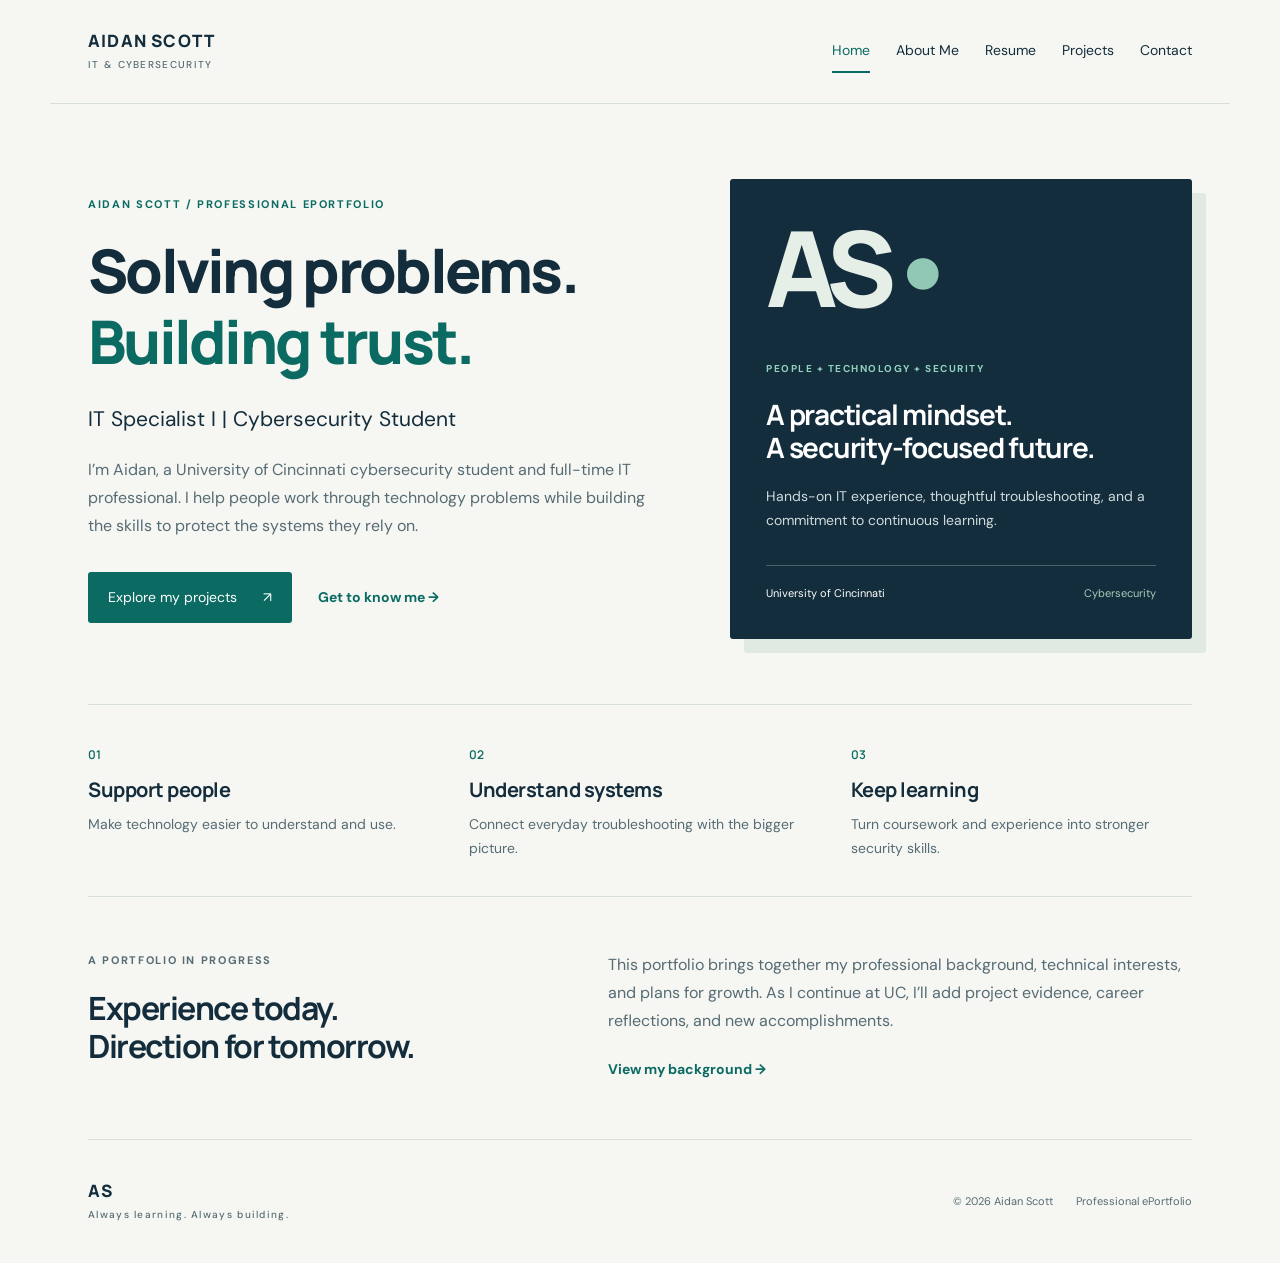
<file: index.html>
<!DOCTYPE html><html lang="en"><head><meta charset="utf-8"><meta name="viewport" content="width=device-width,initial-scale=1"><meta name="description" content="Aidan Scott's professional ePortfolio: IT experience, cybersecurity education, projects, and career goals."><title>Home | Aidan Scott</title><link rel="stylesheet" href="style.css"></head><body><a class="skip" href="#main">Skip to content</a><header><a class="logo" href="index.html">AIDAN SCOTT<span>IT & CYBERSECURITY</span></a><nav aria-label="Main navigation"><a aria-current="page" href="index.html">Home</a><a  href="about.html">About Me</a><a  href="resume.html">Resume</a><a  href="projects.html">Projects</a><a  href="contact.html">Contact</a></nav></header><main id="main"><section class="hero"><div><p class="eyebrow">AIDAN SCOTT / PROFESSIONAL EPORTFOLIO</p><h1>Solving problems.<br><em>Building trust.</em></h1><p class="lead">IT Specialist I | Cybersecurity Student</p><p>I’m Aidan, a University of Cincinnati cybersecurity student and full-time IT professional. I help people work through technology problems while building the skills to protect the systems they rely on.</p><div class="actions"><a class="button" href="projects.html">Explore my projects <span>↗</span></a><a class="textlink" href="about.html">Get to know me →</a></div></div><aside class="identity"><div class="monogram">AS<span>•</span></div><p class="eyebrow">PEOPLE + TECHNOLOGY + SECURITY</p><h2>A practical mindset.<br>A security-focused future.</h2><p>Hands-on IT experience, thoughtful troubleshooting, and a commitment to continuous learning.</p><div class="identity-foot">University of Cincinnati <span>Cybersecurity</span></div></aside></section><section class="strip"><div><span class="number">01</span><h3>Support people</h3><p>Make technology easier to understand and use.</p></div><div><span class="number">02</span><h3>Understand systems</h3><p>Connect everyday troubleshooting with the bigger picture.</p></div><div><span class="number">03</span><h3>Keep learning</h3><p>Turn coursework and experience into stronger security skills.</p></div></section><section class="split"><div><p class="eyebrow">A PORTFOLIO IN PROGRESS</p><h2>Experience today.<br>Direction for tomorrow.</h2></div><div><p>This portfolio brings together my professional background, technical interests, and plans for growth. As I continue at UC, I’ll add project evidence, career reflections, and new accomplishments.</p><a class="textlink" href="resume.html">View my background →</a></div></section></main><footer><a class="logo" href="index.html">AS<span>Always learning. Always building.</span></a><p>© 2026 Aidan Scott <span>Professional ePortfolio</span></p></footer></body></html>
</file>
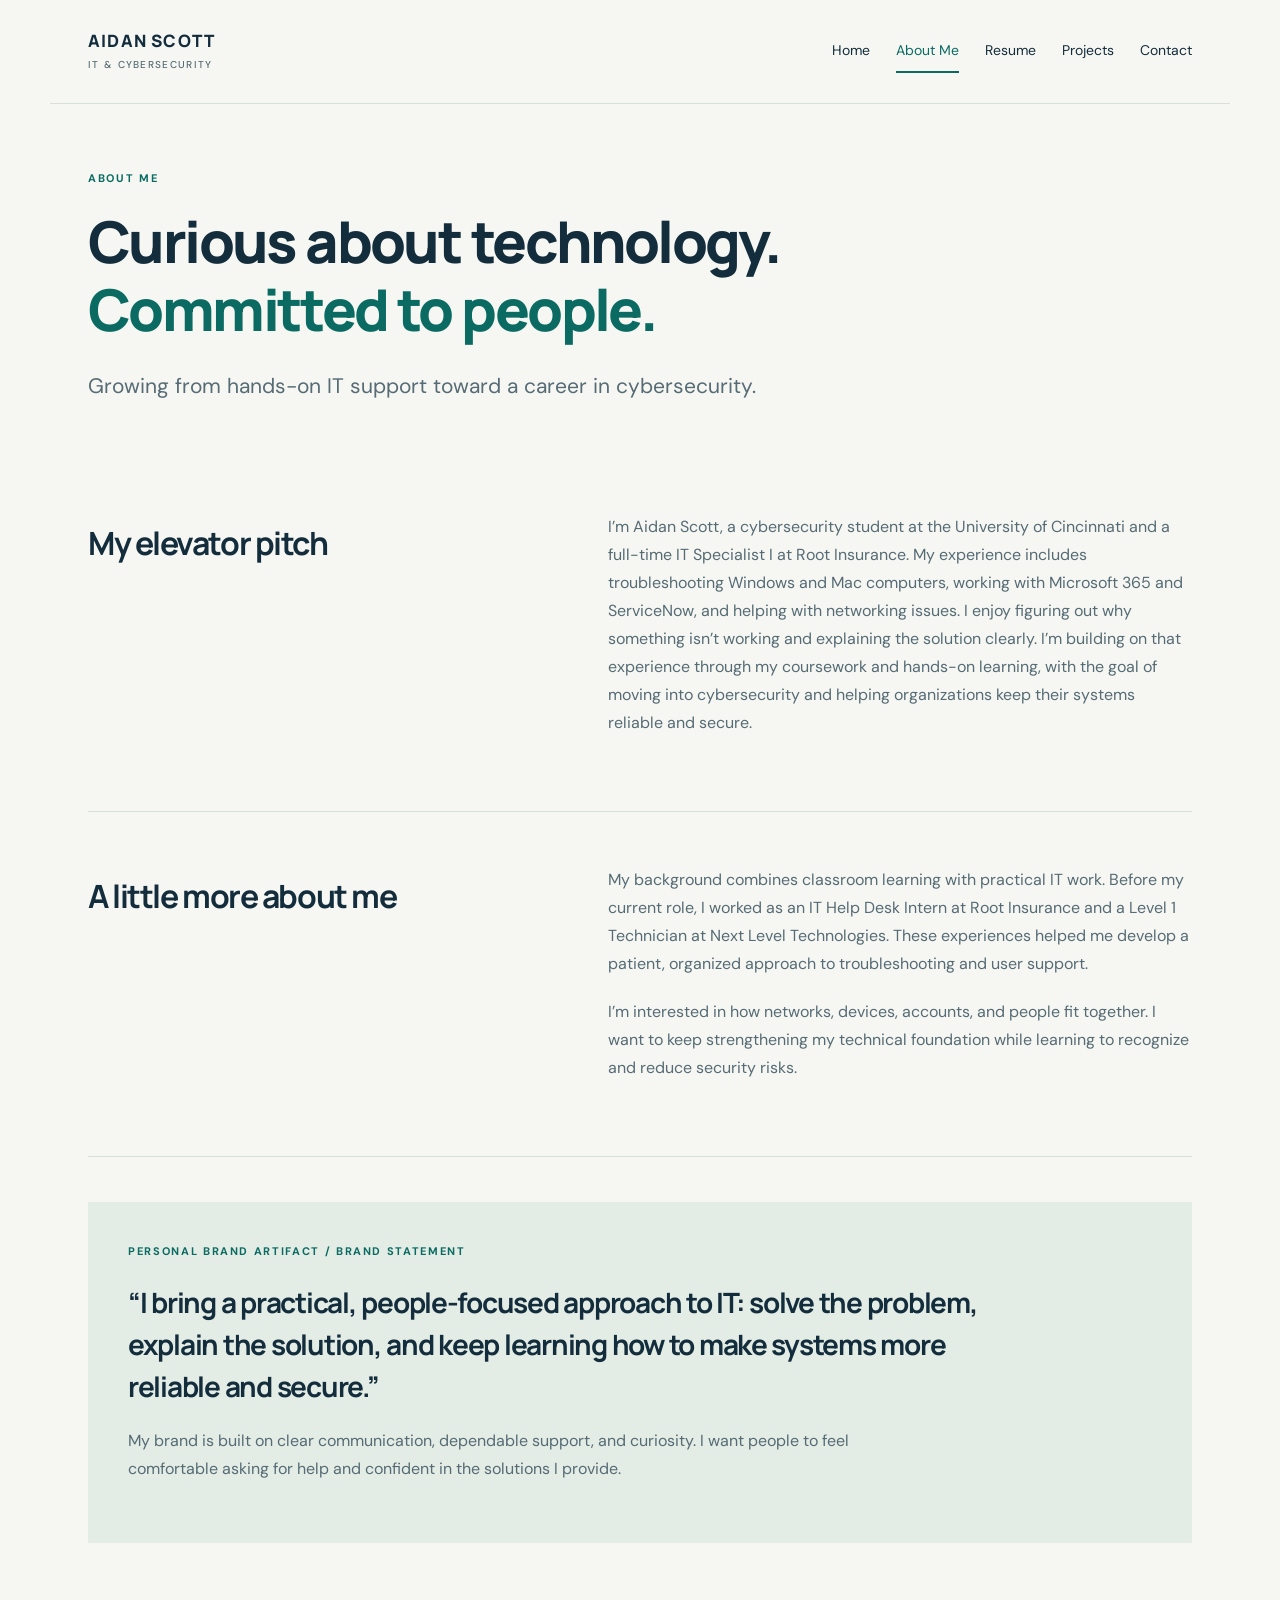
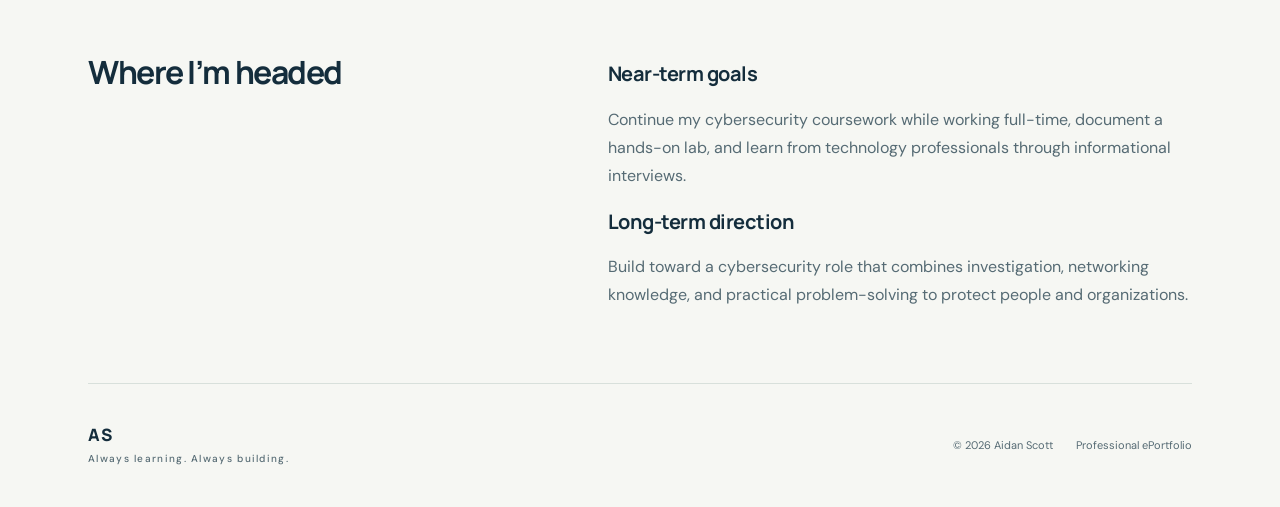
<file: about.html>
<!DOCTYPE html><html lang="en"><head><meta charset="utf-8"><meta name="viewport" content="width=device-width,initial-scale=1"><meta name="description" content="Aidan Scott's professional ePortfolio: IT experience, cybersecurity education, projects, and career goals."><title>About Me | Aidan Scott</title><link rel="stylesheet" href="style.css"></head><body><a class="skip" href="#main">Skip to content</a><header><a class="logo" href="index.html">AIDAN SCOTT<span>IT & CYBERSECURITY</span></a><nav aria-label="Main navigation"><a  href="index.html">Home</a><a aria-current="page" href="about.html">About Me</a><a  href="resume.html">Resume</a><a  href="projects.html">Projects</a><a  href="contact.html">Contact</a></nav></header><main id="main"><section class="pagehead"><p class="eyebrow">ABOUT ME</p><h1>Curious about technology.<br><em>Committed to people.</em></h1><p class="lead">Growing from hands-on IT support toward a career in cybersecurity.</p></section><section class="split"><div><h2>My elevator pitch</h2></div><div><p>I’m Aidan Scott, a cybersecurity student at the University of Cincinnati and a full-time IT Specialist I at Root Insurance. My experience includes troubleshooting Windows and Mac computers, working with Microsoft 365 and ServiceNow, and helping with networking issues. I enjoy figuring out why something isn’t working and explaining the solution clearly. I’m building on that experience through my coursework and hands-on learning, with the goal of moving into cybersecurity and helping organizations keep their systems reliable and secure.</p></div></section><section class="split"><div><h2>A little more about me</h2></div><div><p>My background combines classroom learning with practical IT work. Before my current role, I worked as an IT Help Desk Intern at Root Insurance and a Level 1 Technician at Next Level Technologies. These experiences helped me develop a patient, organized approach to troubleshooting and user support.</p><p>I’m interested in how networks, devices, accounts, and people fit together. I want to keep strengthening my technical foundation while learning to recognize and reduce security risks.</p></div></section><section class="brand"><p class="eyebrow">PERSONAL BRAND ARTIFACT / BRAND STATEMENT</p><h2>“I bring a practical, people-focused approach to IT: solve the problem, explain the solution, and keep learning how to make systems more reliable and secure.”</h2><p>My brand is built on clear communication, dependable support, and curiosity. I want people to feel comfortable asking for help and confident in the solutions I provide.</p></section><section class="split"><div><h2>Where I’m headed</h2></div><div><h3>Near-term goals</h3><p>Continue my cybersecurity coursework while working full-time, document a hands-on lab, and learn from technology professionals through informational interviews.</p><h3>Long-term direction</h3><p>Build toward a cybersecurity role that combines investigation, networking knowledge, and practical problem-solving to protect people and organizations.</p></div></section></main><footer><a class="logo" href="index.html">AS<span>Always learning. Always building.</span></a><p>© 2026 Aidan Scott <span>Professional ePortfolio</span></p></footer></body></html>
</file>
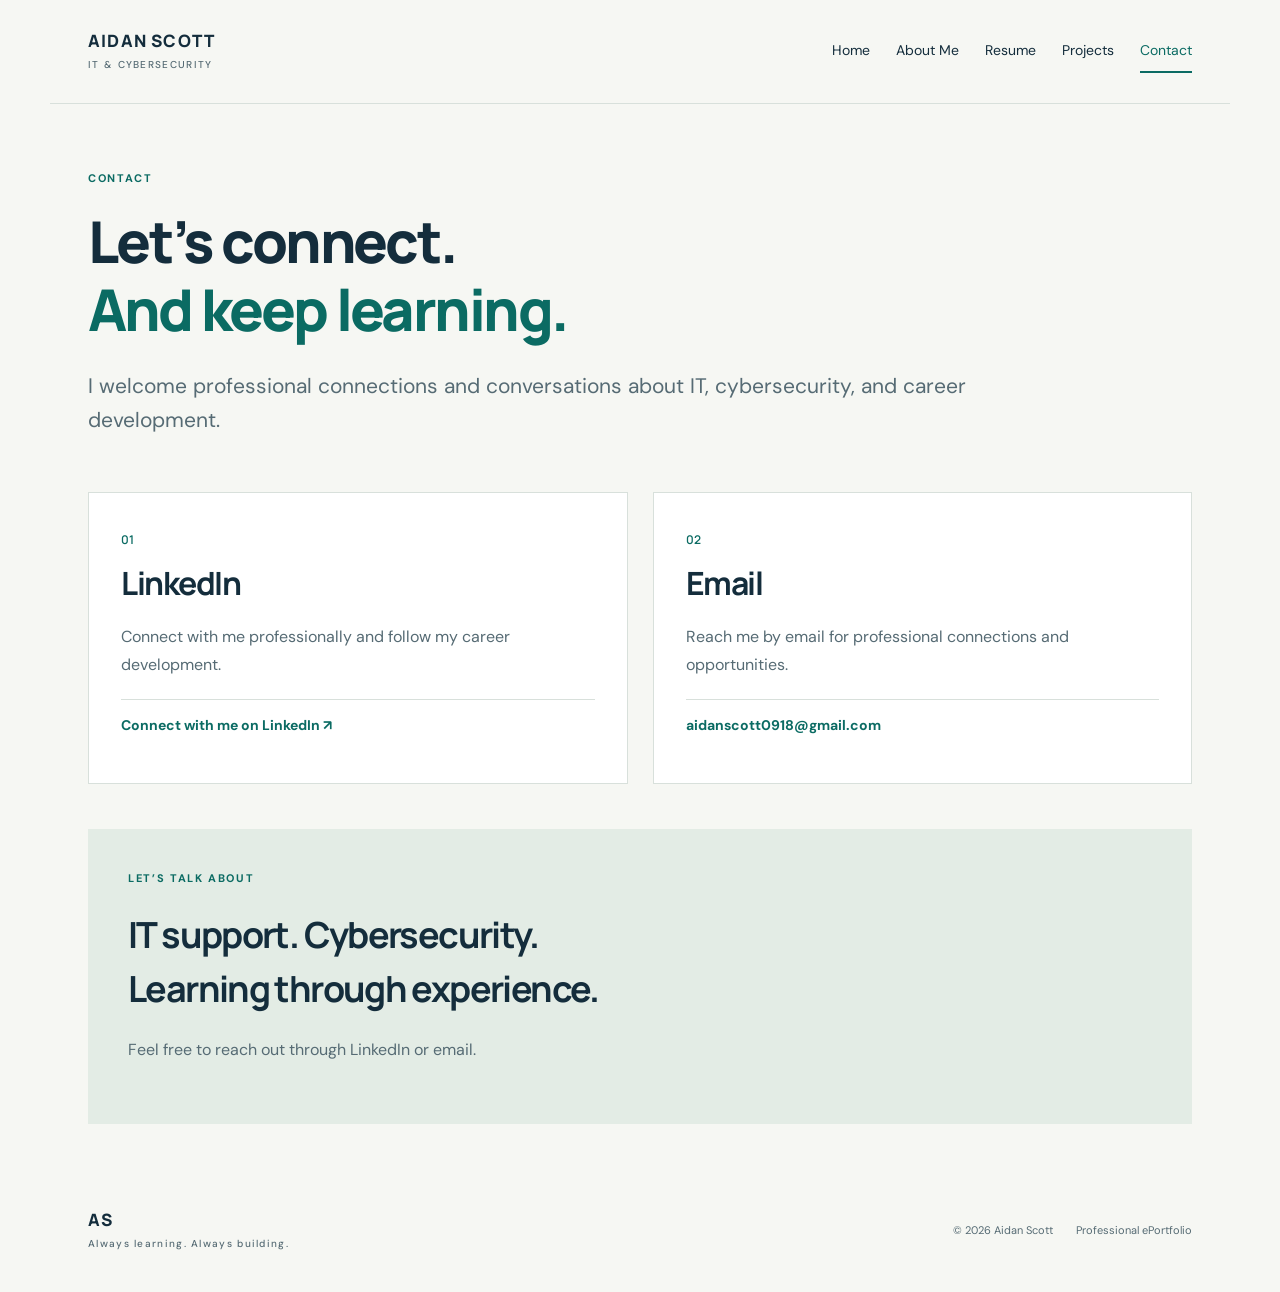
<file: contact.html>
<!DOCTYPE html><html lang="en"><head><meta charset="utf-8"><meta name="viewport" content="width=device-width,initial-scale=1"><meta name="description" content="Aidan Scott's professional ePortfolio: IT experience, cybersecurity education, projects, and career goals."><title>Contact | Aidan Scott</title><link rel="stylesheet" href="style.css"></head><body><a class="skip" href="#main">Skip to content</a><header><a class="logo" href="index.html">AIDAN SCOTT<span>IT & CYBERSECURITY</span></a><nav aria-label="Main navigation"><a  href="index.html">Home</a><a  href="about.html">About Me</a><a  href="resume.html">Resume</a><a  href="projects.html">Projects</a><a aria-current="page" href="contact.html">Contact</a></nav></header><main id="main"><section class="pagehead"><p class="eyebrow">CONTACT</p><h1>Let’s connect.<br><em>And keep learning.</em></h1><p class="lead">I welcome professional connections and conversations about IT, cybersecurity, and career development.</p></section><section class="contact-grid"><article><span class="number">01</span><h2>LinkedIn</h2><p>Connect with me professionally and follow my career development.</p><div class="contact-pending"><a class="textlink" href="https://www.linkedin.com/in/aidan-scott-a35168257/" target="_blank" rel="noopener noreferrer">Connect with me on LinkedIn ↗</a></div></article><article><span class="number">02</span><h2>Email</h2><p>Reach me by email for professional connections and opportunities.</p><div class="contact-pending"><a class="textlink" href="mailto:aidanscott0918@gmail.com">aidanscott0918@gmail.com</a></div></article></section><section class="brand compact"><p class="eyebrow">LET’S TALK ABOUT</p><h2>IT support. Cybersecurity.<br>Learning through experience.</h2><p>Feel free to reach out through LinkedIn or email.</p></section></main><footer><a class="logo" href="index.html">AS<span>Always learning. Always building.</span></a><p>© 2026 Aidan Scott <span>Professional ePortfolio</span></p></footer></body></html>
</file>
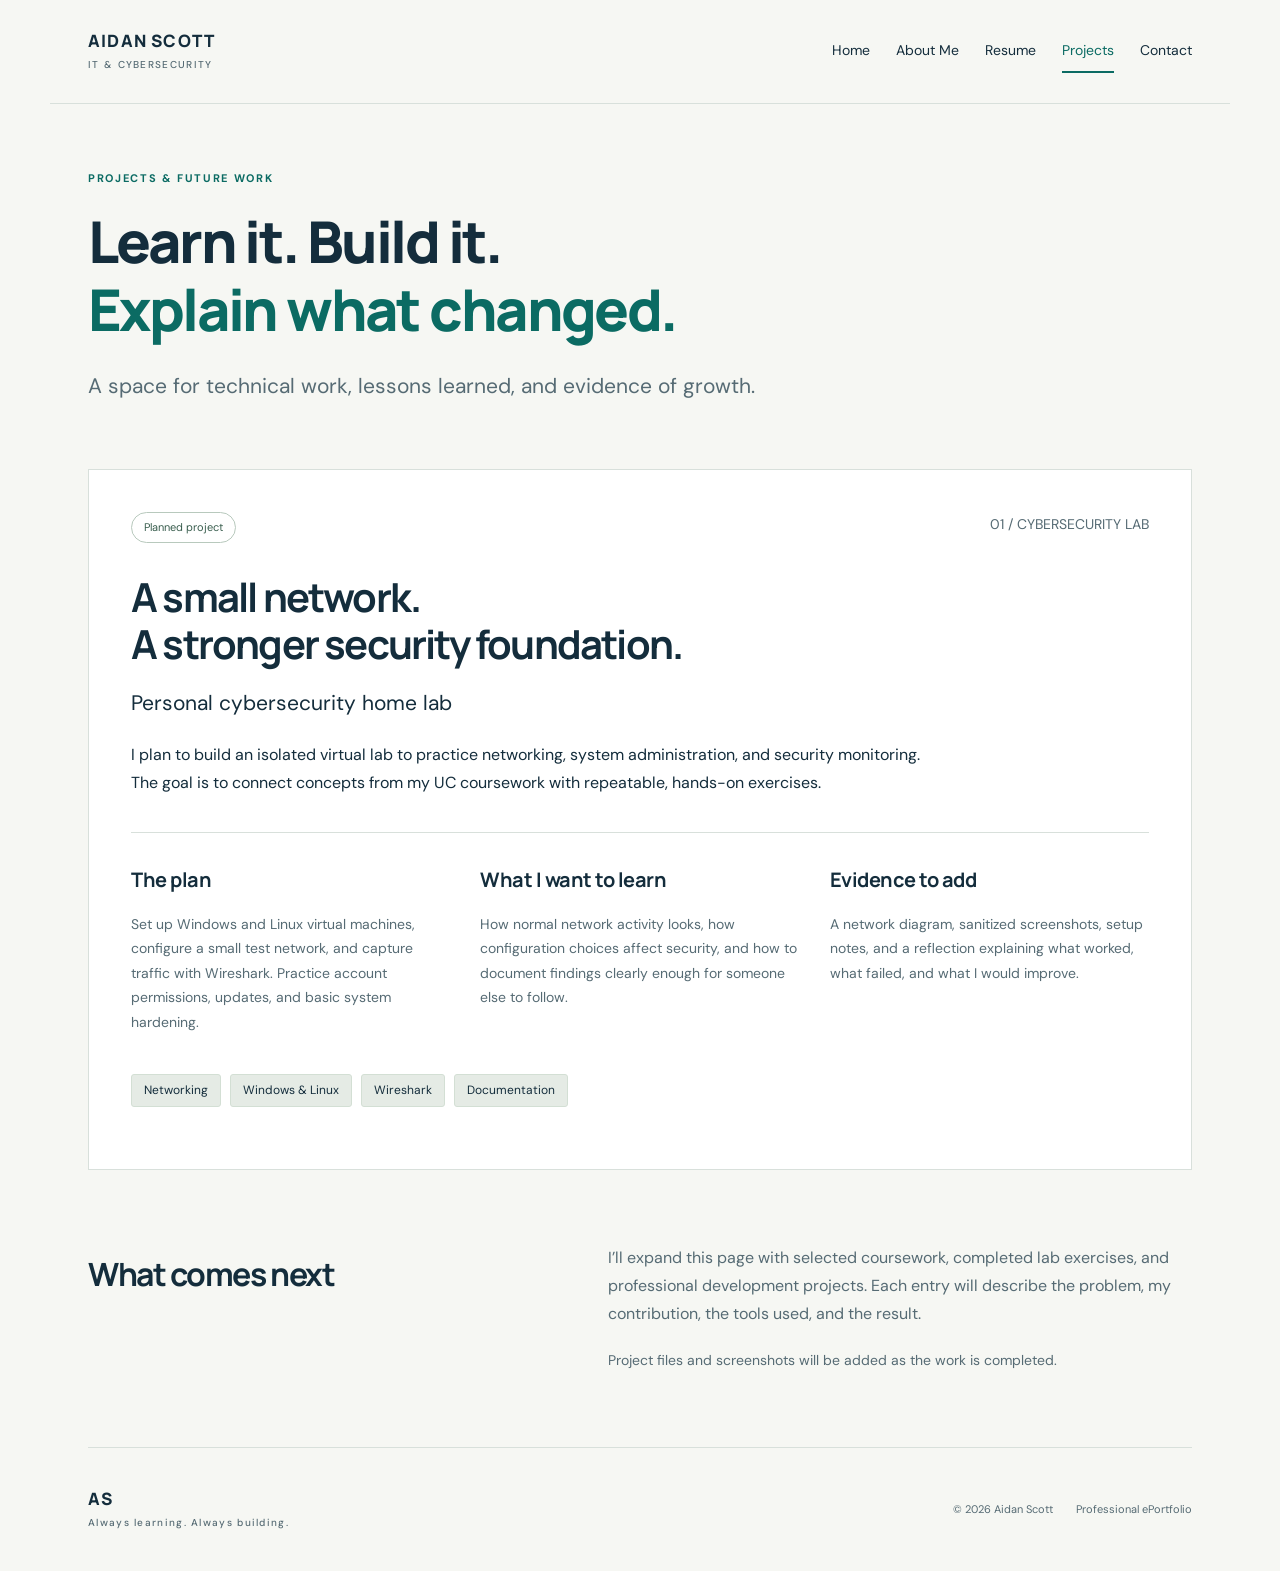
<file: projects.html>
<!DOCTYPE html><html lang="en"><head><meta charset="utf-8"><meta name="viewport" content="width=device-width,initial-scale=1"><meta name="description" content="Aidan Scott's professional ePortfolio: IT experience, cybersecurity education, projects, and career goals."><title>Projects | Aidan Scott</title><link rel="stylesheet" href="style.css"></head><body><a class="skip" href="#main">Skip to content</a><header><a class="logo" href="index.html">AIDAN SCOTT<span>IT & CYBERSECURITY</span></a><nav aria-label="Main navigation"><a  href="index.html">Home</a><a  href="about.html">About Me</a><a  href="resume.html">Resume</a><a aria-current="page" href="projects.html">Projects</a><a  href="contact.html">Contact</a></nav></header><main id="main"><section class="pagehead"><p class="eyebrow">PROJECTS & FUTURE WORK</p><h1>Learn it. Build it.<br><em>Explain what changed.</em></h1><p class="lead">A space for technical work, lessons learned, and evidence of growth.</p></section><article class="project"><div class="project-top"><span class="pending">Planned project</span><span class="muted">01 / CYBERSECURITY LAB</span></div><h2>A small network.<br>A stronger security foundation.</h2><p class="lead">Personal cybersecurity home lab</p><p>I plan to build an isolated virtual lab to practice networking, system administration, and security monitoring. The goal is to connect concepts from my UC coursework with repeatable, hands-on exercises.</p><div class="project-grid"><div><h3>The plan</h3><p>Set up Windows and Linux virtual machines, configure a small test network, and capture traffic with Wireshark. Practice account permissions, updates, and basic system hardening.</p></div><div><h3>What I want to learn</h3><p>How normal network activity looks, how configuration choices affect security, and how to document findings clearly enough for someone else to follow.</p></div><div><h3>Evidence to add</h3><p>A network diagram, sanitized screenshots, setup notes, and a reflection explaining what worked, what failed, and what I would improve.</p></div></div><div class="chips"><span class="chip">Networking</span><span class="chip">Windows & Linux</span><span class="chip">Wireshark</span><span class="chip">Documentation</span></div></article><section class="split"><div><h2>What comes next</h2></div><div><p>I’ll expand this page with selected coursework, completed lab exercises, and professional development projects. Each entry will describe the problem, my contribution, the tools used, and the result.</p><p class="muted">Project files and screenshots will be added as the work is completed.</p></div></section></main><footer><a class="logo" href="index.html">AS<span>Always learning. Always building.</span></a><p>© 2026 Aidan Scott <span>Professional ePortfolio</span></p></footer></body></html>
</file>
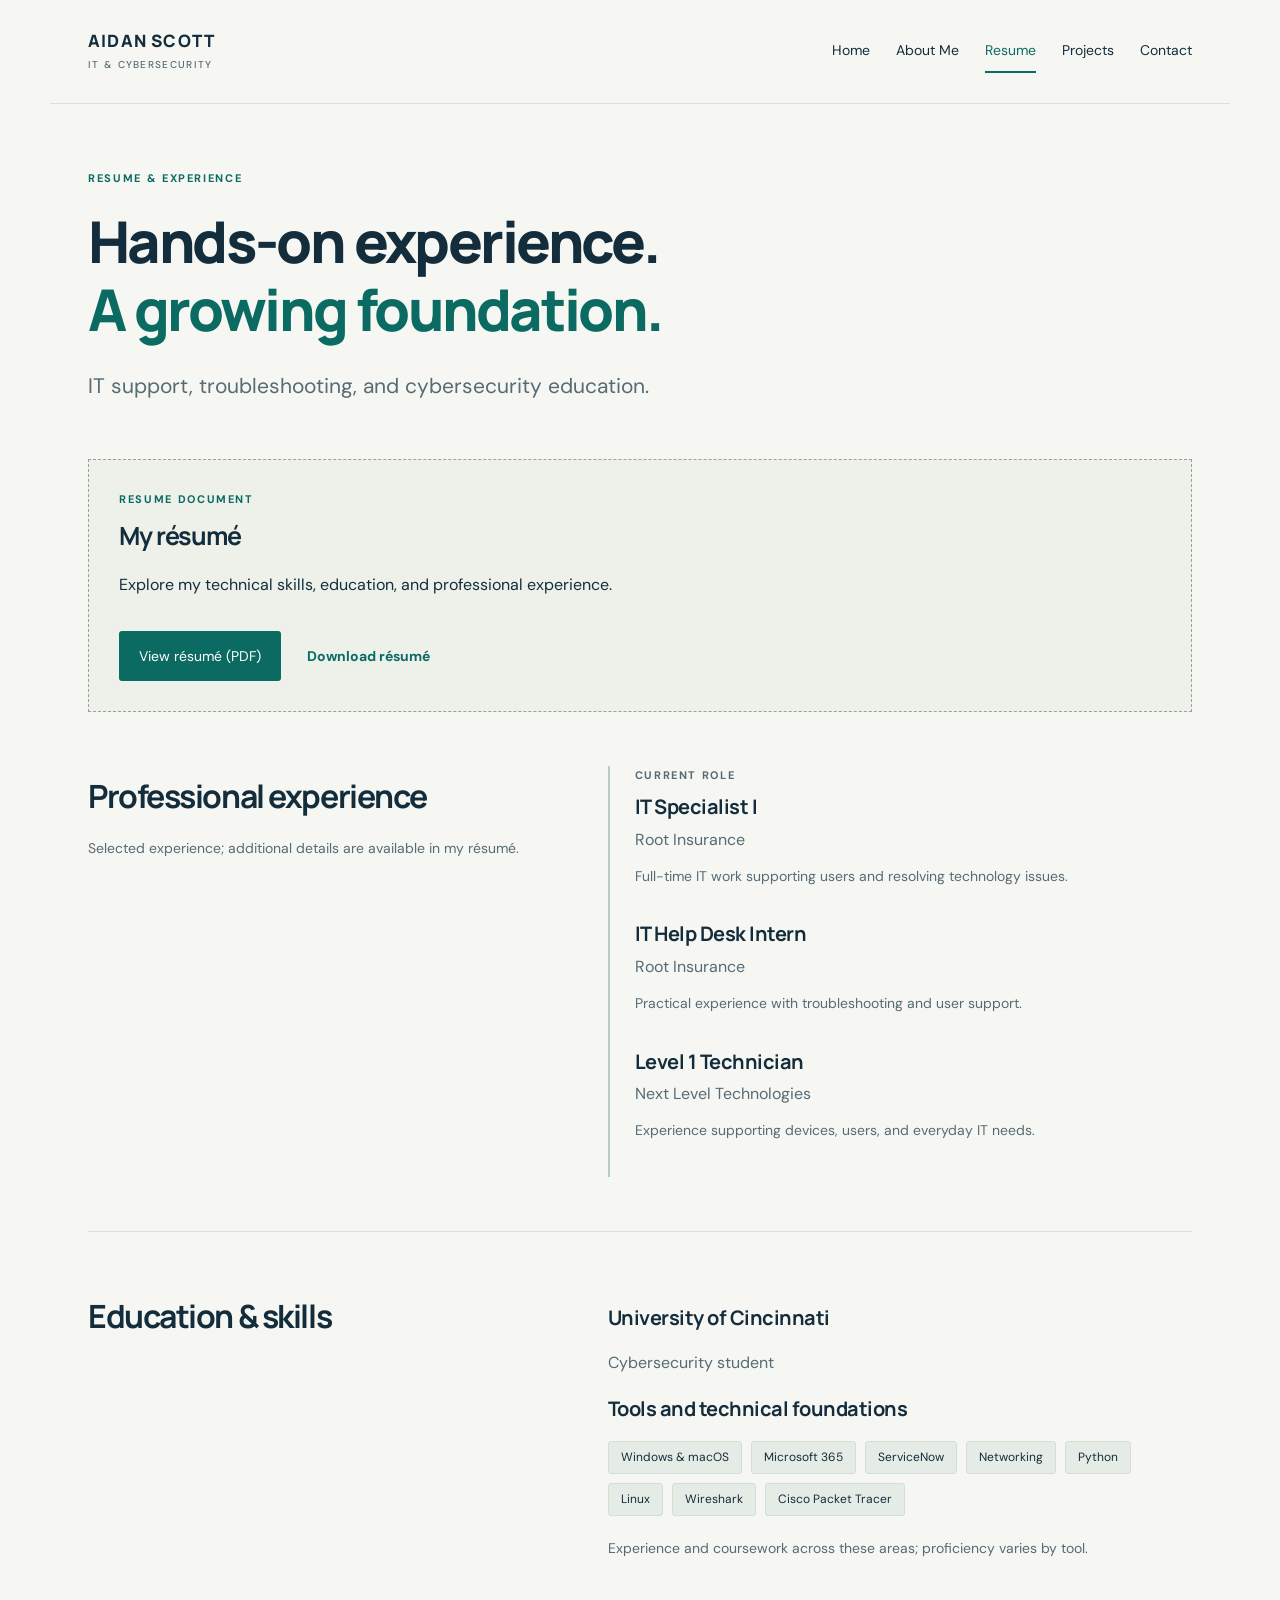
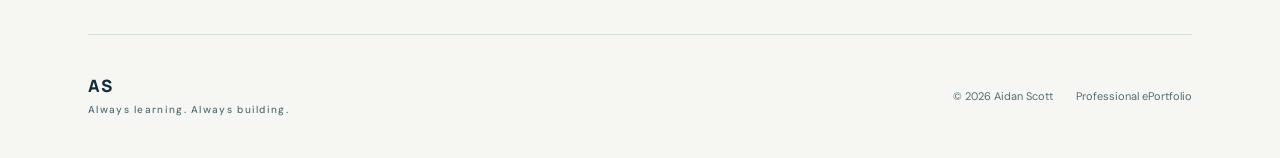
<file: resume.html>
<!DOCTYPE html><html lang="en"><head><meta charset="utf-8"><meta name="viewport" content="width=device-width,initial-scale=1"><meta name="description" content="Aidan Scott's professional ePortfolio: IT experience, cybersecurity education, projects, and career goals."><title>Resume | Aidan Scott</title><link rel="stylesheet" href="style.css"></head><body><a class="skip" href="#main">Skip to content</a><header><a class="logo" href="index.html">AIDAN SCOTT<span>IT & CYBERSECURITY</span></a><nav aria-label="Main navigation"><a  href="index.html">Home</a><a  href="about.html">About Me</a><a aria-current="page" href="resume.html">Resume</a><a  href="projects.html">Projects</a><a  href="contact.html">Contact</a></nav></header><main id="main"><section class="pagehead"><p class="eyebrow">RESUME & EXPERIENCE</p><h1>Hands-on experience.<br><em>A growing foundation.</em></h1><p class="lead">IT support, troubleshooting, and cybersecurity education.</p></section><section class="placeholder"><div><p class="eyebrow">RESUME DOCUMENT</p><h2>My r&eacute;sum&eacute;</h2><p>Explore my technical skills, education, and professional experience.</p><div class="actions"><a class="button" href="assets/Aidan_Scott_Resume.pdf" target="_blank" rel="noopener noreferrer">View r&eacute;sum&eacute; (PDF)</a><a class="textlink" href="assets/Aidan_Scott_Resume.pdf" download>Download r&eacute;sum&eacute;</a></div></div></section><section class="split"><div><h2>Professional experience</h2><p class="muted">Selected experience; additional details are available in my résumé.</p></div><div class="timeline"><article><p class="eyebrow">CURRENT ROLE</p><h3>IT Specialist I</h3><p>Root Insurance</p><p class="muted">Full-time IT work supporting users and resolving technology issues.</p></article><article><h3>IT Help Desk Intern</h3><p>Root Insurance</p><p class="muted">Practical experience with troubleshooting and user support.</p></article><article><h3>Level 1 Technician</h3><p>Next Level Technologies</p><p class="muted">Experience supporting devices, users, and everyday IT needs.</p></article></div></section><section class="split"><div><h2>Education & skills</h2></div><div><h3>University of Cincinnati</h3><p>Cybersecurity student</p><h3>Tools and technical foundations</h3><div class="chips"><span class="chip">Windows & macOS</span><span class="chip">Microsoft 365</span><span class="chip">ServiceNow</span><span class="chip">Networking</span><span class="chip">Python</span><span class="chip">Linux</span><span class="chip">Wireshark</span><span class="chip">Cisco Packet Tracer</span></div><p class="muted">Experience and coursework across these areas; proficiency varies by tool.</p></div></section></main><footer><a class="logo" href="index.html">AS<span>Always learning. Always building.</span></a><p>© 2026 Aidan Scott <span>Professional ePortfolio</span></p></footer></body></html>
</file>
<file: style.css>
@import url('https://fonts.googleapis.com/css2?family=DM+Sans:wght@400;500;600;700&family=Manrope:wght@400;500;600;700;800&display=swap');
:root{--ink:#142d3c;--muted:#566b74;--teal:#0b6b63;--paper:#f6f7f3;--line:#d8e0db}*{box-sizing:border-box}body{margin:0;background:var(--paper);color:var(--ink);font:16px/1.75 'DM Sans',sans-serif}a{color:inherit;text-decoration:none}a:focus-visible{outline:3px solid #c17521;outline-offset:5px}header,main,footer{max-width:1180px;margin:auto}header{display:flex;justify-content:space-between;align-items:center;padding:30px 38px;border-bottom:1px solid var(--line);gap:20px}.logo{font:800 17px/1.3 Manrope,sans-serif;letter-spacing:.07em}.logo span{display:block;font:500 10px/1.6 'DM Sans',sans-serif;letter-spacing:.13em;color:var(--muted);margin-top:5px}nav{display:flex;gap:26px;flex-wrap:wrap}nav a{font-size:14px;padding:8px 0;border-bottom:2px solid transparent}nav a:hover,nav a[aria-current]{color:var(--teal);border-color:var(--teal)}main{padding:0 38px}h1,h2,h3{font-family:Manrope,sans-serif;line-height:1.18;letter-spacing:-.045em}h1{font-size:clamp(40px,4.7vw,63px);font-weight:800;margin:20px 0 26px}h2{font-size:32px;font-weight:700;margin:12px 0 20px}h3{font-size:20px;letter-spacing:-.025em}p{margin:0 0 20px;max-width:68ch}em{font-style:normal;color:var(--teal)}.eyebrow{font-size:11px;letter-spacing:.15em;font-weight:700;color:var(--teal)}.lead{font-size:21px;line-height:1.6}.hero{display:grid;grid-template-columns:1.25fr 1fr;gap:65px;padding:75px 0 65px;align-items:center}.hero>div>p:not(.eyebrow):not(.lead){color:var(--muted)}.identity{background:var(--ink);color:#fff;border-radius:3px;padding:36px;position:relative;overflow:hidden;box-shadow:14px 14px 0 #e1e9e3}.identity .eyebrow{color:#92d3be;font-size:10px}.identity p{color:#cedbdc;font-size:14px}.identity h2{font-size:28px}.monogram{font:800 105px/1 Manrope;letter-spacing:-.1em;margin:0 0 40px;color:#e5eee7}.monogram span{color:#91c7b5}.identity-foot{border-top:1px solid #49616b;font-size:11px;padding-top:18px;margin-top:32px}.identity-foot span{float:right;color:#a7cbbb}.actions{display:flex;align-items:center;gap:26px;margin-top:32px;flex-wrap:wrap}.button{background:var(--teal);color:white;padding:13px 20px;font-size:14px;border-radius:3px}.button:hover{background:#094e49}.button span{margin-left:22px}.textlink{font-weight:700;font-size:14px;color:var(--teal)}.strip{display:grid;grid-template-columns:repeat(3,1fr);border-top:1px solid var(--line);border-bottom:1px solid var(--line);padding:35px 0;gap:40px}.strip h3{margin:10px 0}.strip p{font-size:14px;color:var(--muted);margin:0}.number{font:600 12px Manrope;color:var(--teal)}.split{display:grid;grid-template-columns:1fr 1.3fr;gap:70px;padding:54px 0;border-bottom:1px solid var(--line)}.split p{color:var(--muted)}.pagehead{padding:65px 0 35px}.pagehead h1{font-size:clamp(38px,4.5vw,58px)}.pagehead .lead{color:var(--muted)}.brand{background:#e3ece5;padding:40px;margin:45px 0}.brand h2{font-size:28px;line-height:1.5;max-width:850px}.brand p{color:var(--muted)}.brand .eyebrow{color:var(--teal)}.compact h2{font-size:36px}.placeholder{border:1px dashed #91a69b;background:#edf1ea;padding:30px;display:flex;align-items:center;justify-content:space-between;gap:25px}.placeholder h2{font-size:25px}.placeholder p{margin-bottom:0}.placeholder .eyebrow{margin-bottom:8px}.pending{border:1px solid #b8c9bd;border-radius:100px;padding:5px 12px;color:#385d4d;font-size:11px;white-space:nowrap}.muted{color:var(--muted);font-size:14px}.timeline article{border-left:2px solid #b6cec0;padding:0 0 24px 25px}.timeline h3{margin:0 0 7px}.timeline p{margin:0 0 10px}.chips{display:flex;flex-wrap:wrap;gap:9px;margin:20px 0}.chip{font-size:12px;background:#e5ebe5;border:1px solid #d3dfd4;padding:5px 12px;border-radius:3px}.project{background:white;border:1px solid var(--line);padding:42px;margin:10px 0 20px}.project-top{display:flex;justify-content:space-between;gap:20px;margin-bottom:30px;flex-wrap:wrap}.project h2{font-size:40px}.project>p{max-width:800px}.project-grid{display:grid;grid-template-columns:repeat(3,1fr);gap:30px;margin-top:35px;border-top:1px solid var(--line);padding-top:15px}.project-grid p{font-size:14px;color:var(--muted)}.contact-grid{display:grid;grid-template-columns:1fr 1fr;gap:25px}.contact-grid article{border:1px solid var(--line);background:white;padding:32px}.contact-grid p{color:var(--muted)}.contact-pending{padding:13px 0;border-top:1px solid var(--line);font-size:13px;color:var(--muted)}footer{padding:40px 38px;display:flex;justify-content:space-between;align-items:center;gap:25px}footer p{font-size:11px;color:var(--muted);margin:0}footer p span{margin-left:20px}.skip{position:fixed;left:15px;top:-80px;background:white;padding:10px;z-index:5}.skip:focus{top:10px}@media(max-width:800px){header{align-items:flex-start;flex-direction:column;padding:24px}nav{gap:22px}main{padding:0 24px}.hero{grid-template-columns:1fr;padding:45px 0;gap:35px}.identity{max-width:540px}.strip{gap:20px}.split{gap:25px;grid-template-columns:1fr}.pagehead{padding-top:40px}.project-grid{grid-template-columns:1fr;gap:0}.contact-grid{grid-template-columns:1fr}.placeholder{align-items:flex-start;flex-direction:column}.project{padding:25px}.brand{padding:25px}.brand h2{font-size:23px}footer{padding:30px 24px;flex-wrap:wrap}}@media(max-width:480px){nav{gap:16px}nav a{font-size:12px}.strip{grid-template-columns:1fr;gap:25px}.strip h3{margin:5px 0}.hero h1{font-size:42px}.project h2{font-size:31px}footer p span{display:block;margin:0}}
</file>
